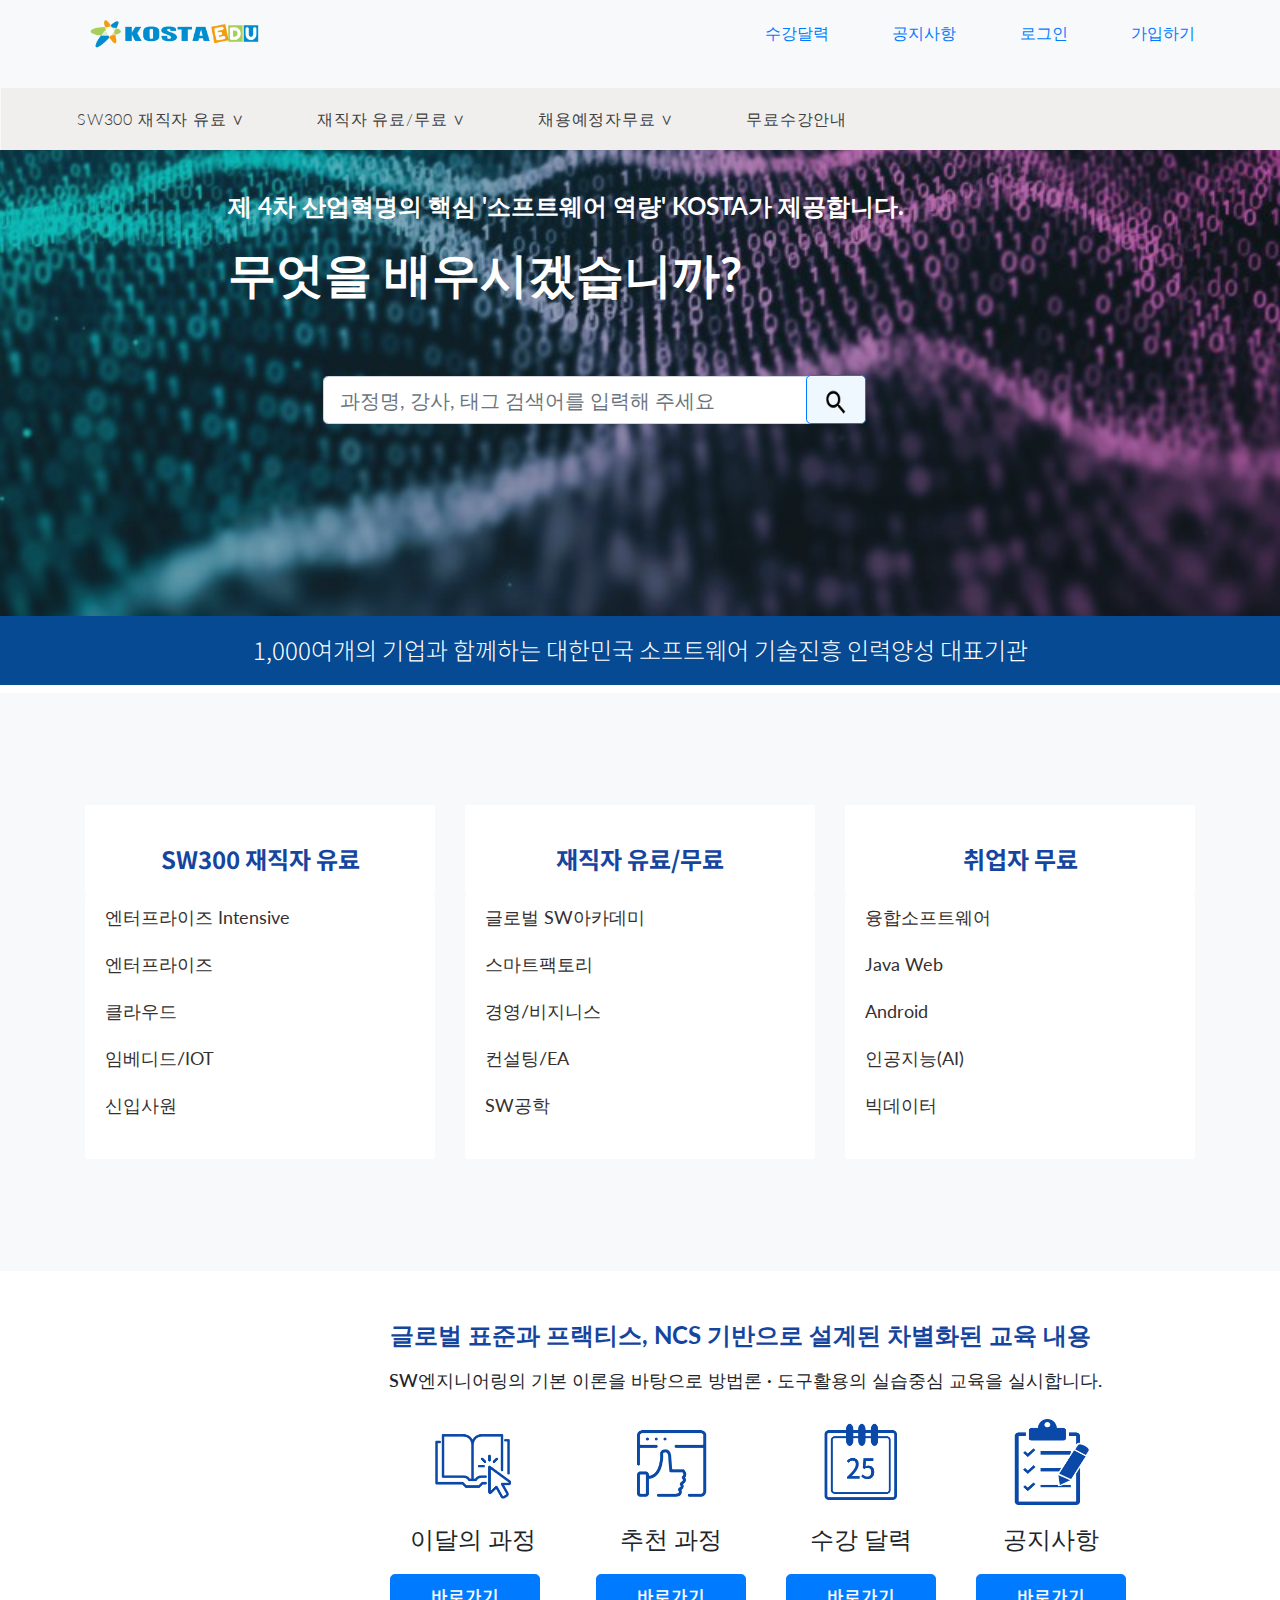
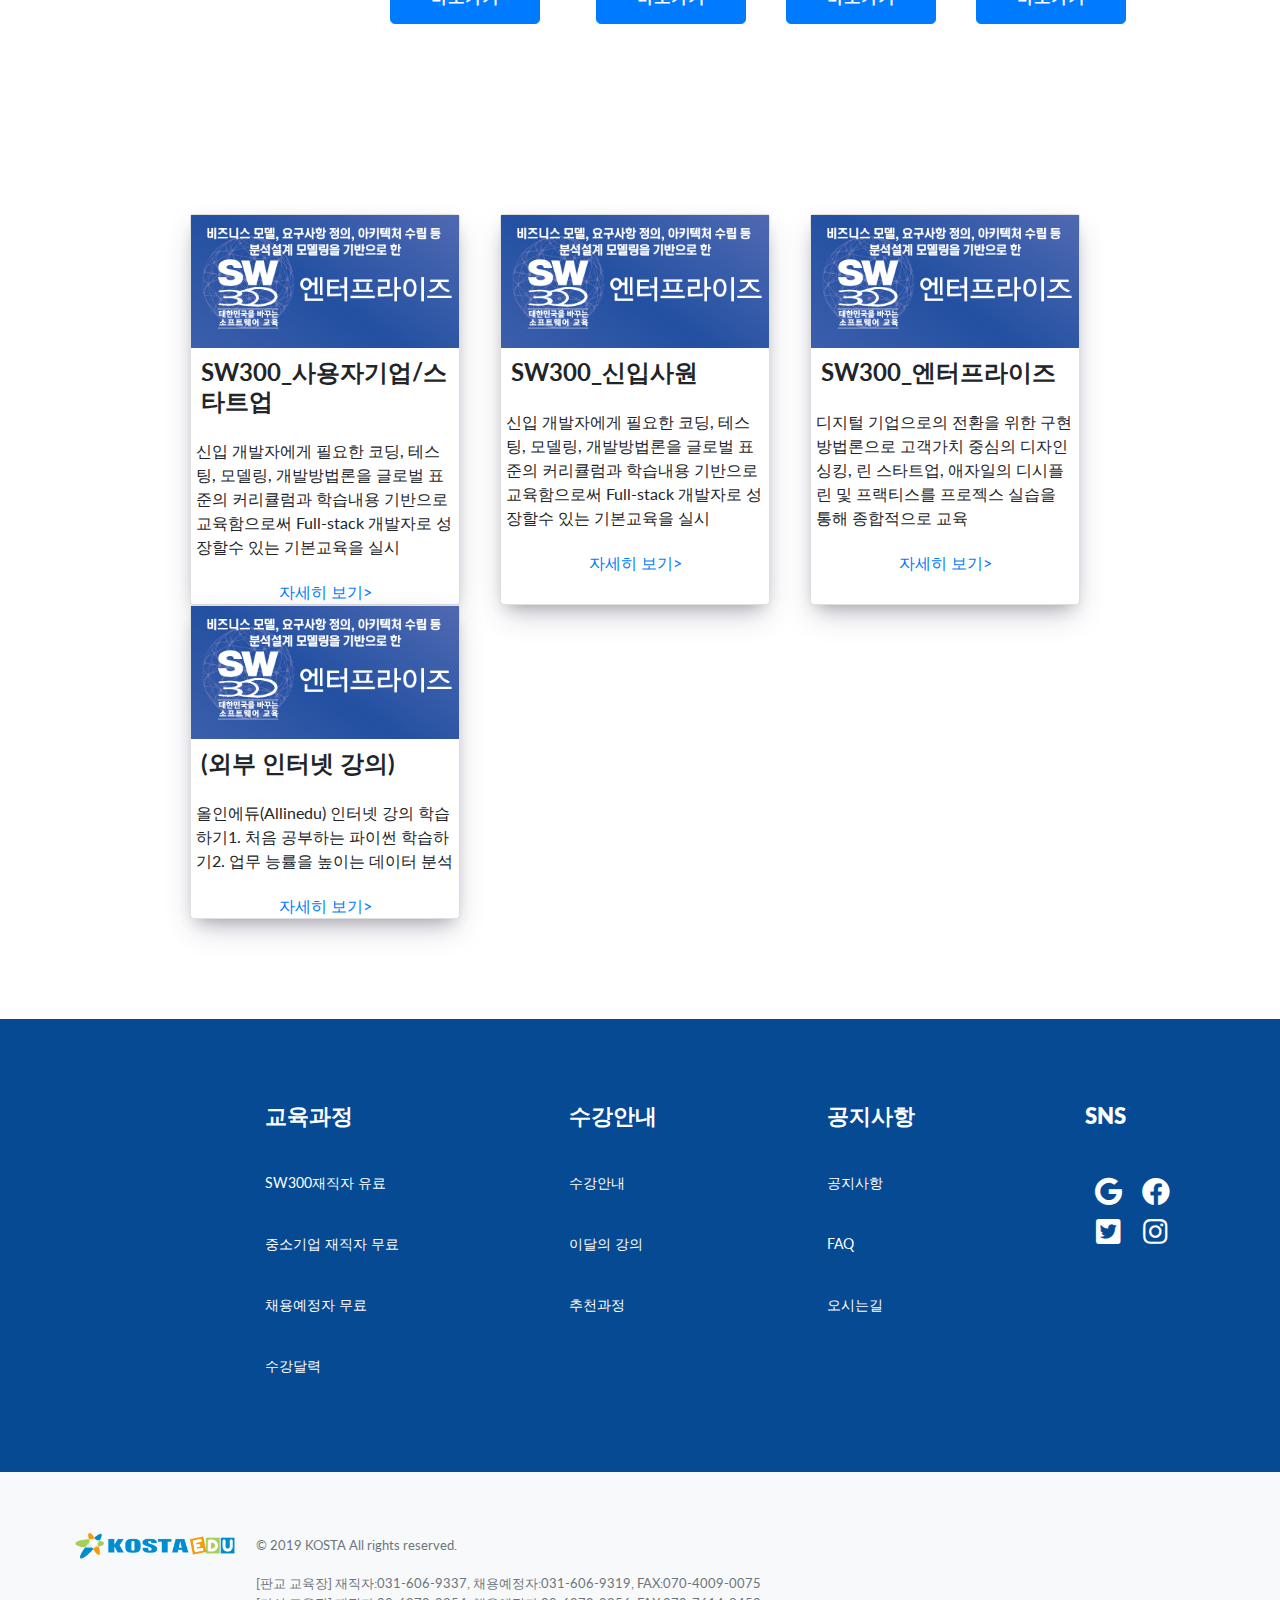
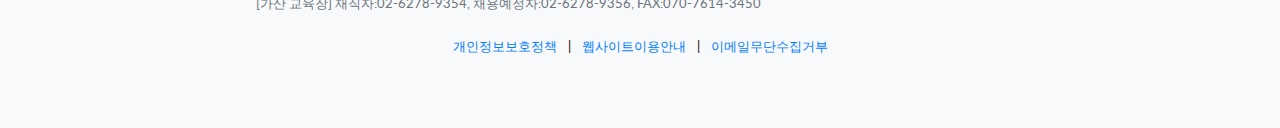
<file: index.html>
<!DOCTYPE html>
<html lang="en">
  <head>
    <meta charset="utf-8" />
    <meta
      name="viewport"
      content="width=device-width, initial-scale=1, shrink-to-fit=no"
    />
    <meta name="description" content="" />
    <meta name="author" content="" />

    <title>KOSTA EDU</title>

    <!-- Bootstrap core CSS -->
    <link href="vendor/bootstrap/css/bootstrap.min.css" rel="stylesheet" />

    <!-- Custom fonts for this template -->
    <link href="vendor/fontawesome-free/css/all.min.css" rel="stylesheet" />
    <link
      href="vendor/simple-line-icons/css/simple-line-icons.css"
      rel="stylesheet"
      type="text/css"
    />
    <link
      href="https://fonts.googleapis.com/css?family=Lato:300,400,700,300italic,400italic,700italic"
      rel="stylesheet"
      type="text/css"
    />

    <link
      href="https://fonts.googleapis.com/css2?family=Noto+Sans+KR:wght@100;300;400;500;700;900&display=swap"
      rel="stylesheet"
    />

    <link
    rel="stylesheet"
    href="https://cdnjs.cloudflare.com/ajax/libs/font-awesome/5.8.2/css/all.min.css"
  />

    <link rel="shortcu icon" href="./img/favicon.ico">

    <!-- Custom styles for this template -->
    <link href="css/landing-page.min.css" rel="stylesheet" />
    <link href="css/kosta.css" rel="stylesheet"/>
  </head>

  <body>
    <!-- Navigation -->
    <nav class="navbar navbar-light bg-light static-top">
      <div class="container">
        <a class="navbar-brand" href="./index.html"
          ><img src="./img/kosta2.png" width="30%"
        /></a>
        <a class="nav_button" href="calender.html">수강달력</a>
        <a class="nav_button" href="#">공지사항</a>
        <a class="nav_button" href="#">로그인</a>
        <a class="nav_button" href="#">가입하기</a>
      </div>
      <div class="row">
        <div class="pull-left">
          <ul id="main-menu">
            <li><a href="#">SW300 재직자 유료 ∨</a>
            <ul id="sub-menu">
            <li><a href="#">엔터프라이즈</a></li>
            <li><a href="#">클라우드</a></li>
            <li><a href="#">임베디드</a></li>
            <li><a href="#">IoT신입사원</a></li>
            </ul>
          </li>
            <li><a href="#">재직자 유료/무료 ∨</a>
            <ul id="sub-menu">
            <li><a href="#">SW아카데미</a></li>
            <li><a href="#">스마트팩토리</a></li>
            <li><a href="#">경영</a></li>
            <li><a href="#">비지니스컨설팅</a></li>
            </ul>
          </li>
            <li><a href="#">채용예정자무료 ∨</a>
            <ul id="sub-menu">
            <li><a href="#">Java</a></li>
            <li><a href="#">WebAndroid</a></li>
            <li><a href="#">사물인터넷</a></li>
            <li><a href="#">인공지능</a></li>
            </ul>
          </li>
        <li><a href="#">무료수강안내</a></li>
      </ul>
        </div>

      </div>
    </nav>

             





    <!-- Masthead -->
    <header class="masthead text-white text-center">
      <div class="overlay"></div>
      <div class="container">
        <div class="row">
          <div class="col-xl-9 mx-auto">
            <h4 class="mb-4" style="text-align: left; margin-bottom: 50px;">
              제 4차 산업혁명의 핵심 '소프트웨어 역량' KOSTA가 제공합니다.
            </h4>
            <h1 class="mb-4" style="text-align: left;">
              무엇을 배우시겠습니까?
            </h1>
          </div>
          <div class="col-md-10 col-lg-8 col-xl-7 mx-auto">
            <form>
              <div class="form-row">
                <div class="col-12 col-md-9 mb-2 mb-md-0">
                  <input
                    type="email"
                    class="form-control form-control-lg"
                    style="width: 110%; margin-top: 50px;"
                    placeholder="과정명, 강사, 태그 검색어를 입력해 주세요"
                  />
                </div>
                <div class="col-12 col-md-3">
                  <button
                    type="submit"
                    class="btn btn-block btn-lg btn-primary"
                    style="
                      width: 60px;
                      height: 49px;
                      background-color: aliceblue;
                      margin-top: 49px;
                    "
                  >
                    <img
                      src="img/baseline_search_black_18dp.png"
                      width="100%"
                      height="100%"
                    />
                  </button>
                </div>
              </div>
            </form>
          </div>
        </div>
      </div>
    </header>
    <div>
      <h4
        style="
          margin-top: 0px;
          background-color: #064A93;
          text-align: center;
          padding: 20px 0 20px 0;
          color: white;
          font-weight: 300;
          font-size: 24;
          font-family: 'Noto Sans KR', sans-serif;
        "
      >
        1,000여개의 기업과 함께하는 대한민국 소프트웨어 기술진흥 인력양성
        대표기관
      </h4>
    </div>
    <!-- Icons Grid -->
    <section class="features-icons bg-light text-center">
      <div class="container">
        <div class="row">
          <div class="col-lg-4 box-shadow">
            <h3 class="little_title">SW300 재직자 유료</h3>
            <ul class="list-group">
              <li class="list-group-item">
                <a href="#">엔터프라이즈 Intensive</a>
              </li>
              <li class="list-group-item"><a href="#">엔터프라이즈</a></li>
              <li class="list-group-item"><a href="#">클라우드</a></li>
              <li class="list-group-item"><a href="#">임베디드/IOT</a></li>
              <li class="list-group-item"><a href="#">신입사원</a></li>
            </ul>
          </div>
          <div class="col-lg-4 box-shadow">
            <h3 class="little_title">재직자 유료/무료</h3>

            <ul class="list-group">
              <li class="list-group-item">
                <a href="#">글로벌 SW아카데미</a>
              </li>
              <li class="list-group-item"><a href="#">스마트팩토리</a></li>
              <li class="list-group-item"><a href="#">경영/비지니스</a></li>
              <li class="list-group-item"><a href="#">컨설팅/EA</a></li>
              <li class="list-group-item"><a href="#">SW공학</a></li>
            </ul>
          </div>
          <div class="col-lg-4 box-shadow">
            <h3 class="little_title">취업자 무료</h3>
            <ul class="list-group">
              <li class="list-group-item">
                <a href="#">융합소프트웨어</a>
              </li>
              <li class="list-group-item"><a href="#">Java Web</a></li>
              <li class="list-group-item"><a href="#">Android</a></li>
              <li class="list-group-item"><a href="#">인공지능(AI)</a></li>
              <li class="list-group-item"><a href="#">빅데이터</a></li>
            </ul>
          </div>
        </div>
      </div>
    </section>

    <div class="container bg-white bg-light">
      <div class="row">
        <div class="col-md-10 col-md-offset-1 text-center">
          <h3 class="main-text">
            글로벌 표준과 프랙티스, NCS 기반으로 설계된 차별화된 교육 내용
          </h3>
          <h4 class="sub-text">
            SW엔지니어링의 기본 이론을 바탕으로 방법론 · 도구활용의 실습중심
            교육을 실시합니다.
          </h4>
        </div>
      </div>
      <div class="row kt-mb-41 kt-mt-22 row4">
        <div class="text-center kt-mb-10 short-cut">
          <img src="./img/main_monthly.png" height="86px" />
          <h4 class="font-light text-center ncs-title-text">이달의 과정</h4>
          <a href="#" class="btn btn-block btn-lg btn-primary btn-go"
            >바로가기</a
          >
        </div>
        <div class="text-center kt-mb-10 short-cut">
          <img src="./img/main_recomm.png" height="86px" />
          <h4 class="font-light text-center ncs-title-text">추천 과정</h4>
          <a href="#" class="btn btn-block btn-lg btn-primary btn-go"
            >바로가기</a
          >
        </div>
        <div class="text-center kt-mb-10 short-cut">
          <img src="./img/main_calendar.png" height="86px" />
          <h4 class="font-light text-center ncs-title-text">수강 달력</h4>
          <a href="#" class="btn btn-block btn-lg btn-primary btn-go"
            >바로가기</a
          >
        </div>
        <div class="text-center kt-mb-10 short-cut">
          <img src="./img/main_inform.png" height="86px" />
          <h4 class="font-light text-center ncs-title-text">공지사항</h4>
          <a href="#" class="btn btn-block btn-lg btn-primary btn-go"
            >바로가기</a
          >
        </div>
      </div>
    </div>

    <div class="row cardbox">
      <div class="card">
        <img src="img/banner.png">
        <h4 style="padding:10px">SW300_사용자기업/스타트업</h4>
        <p style="padding:5px">
          신입 개발자에게 필요한 코딩, 테스팅, 모델링, 개발방법론을 글로벌 표준의 커리큘럼과 학습내용 기반으로 교육함으로써 Full-stack 개발자로 성장할수 있는 기본교육을 실시
        </p>
        <a href = "#" style="text-align: center;">자세히 보기></a>
      </div>
      
      <div class="card">
        <img src="img/banner.png">
        <h4 style="padding:10px">SW300_신입사원</h4>
        <p style="padding:5px">
          신입 개발자에게 필요한 코딩, 테스팅, 모델링, 개발방법론을 글로벌 표준의 커리큘럼과 학습내용 기반으로 교육함으로써 Full-stack 개발자로 성장할수 있는 기본교육을 실시
        </p>
        <a href = "#" style="text-align: center;">자세히 보기></a>
      </div>
      
      <div class="card">
        <img src="img/banner.png">
        <h4 style="padding:10px">SW300_엔터프라이즈</h4>
        <p style="padding:5px">
          디지털 기업으로의 전환을 위한 구현 방법론으로 고객가치 중심의 디자인싱킹, 린 스타트업, 애자일의 디시플린 및 프랙티스를 프로젝스 실습을 통해 종합적으로 교육
        </p>
        <a href = "#" style="text-align: center;">자세히 보기></a>
      </div>
      
      <div class="card">
        <img src="img/banner.png">
        <h4 style="padding:10px">(외부 인터넷 강의)</h4>
        <p style="padding:5px">
          올인에듀(Allinedu) 인터넷 강의 학습하기1. 처음 공부하는 파이썬 학습하기2. 업무 능률을 높이는 데이터 분석
        </p>
        <a href = "#" style="text-align: center;">자세히 보기></a>
      </div>
      </div>
    </div>

    <div class="footer" style="background-color: #064A93;
     width: 100%;
     padding: 40px 0 40px 0;
     ">
     <div class="row">
       <ul class= "footer_list">
         <li>
            교육과정
         </li>
         <li>
          <a href="#">SW300재직자 유료</a>
         </li>
         <li>
          <a href="#">중소기업 재직자 무료</a>
         </li>
         <li>
          <a href="#">채용예정자 무료</a>
         </li>
         <li>
          <a href="#">수강달력</a>
         </li>
       </ul>
       <ul class= "footer_list">
        <li>
           수강안내
        </li>
        <li>
          <a href="#">수강안내</a>
        </li>
        <li>
          <a href="#">이달의 강의</a>
        </li>
        <li>
          <a href="#">추천과정</a>
        </li>
      </ul>
      <ul class= "footer_list">
        <li>
          공지사항
        </li>
        <li>
          <a href="#">공지사항</a>
        </li>
        <li>
          <a href="#">FAQ</a>
        </li>
        <li>
          <a href="#">오시는길</a>
        </li>
      </ul>

      <ul class= "footer_list">
        <li>
          SNS
        </li>
        <li>
          <table>
            <tr>
              <td>
                <a href="#"><i class="fab fa-google fa-2x fa-fw"></i></a>
                
              </td>
              <td>
                <a href="#"><i class="fab fa-facebook fa-2x fa-fw"></i></a>
                
              </td>
            </tr>
            <tr>
              <td>
                <a href="#">
                <i class="fab fa-twitter-square fa-2x fa-fw"></i>
                </a>
              </td>
              <td>
                <a href="#"><i class="fab fa-instagram fa-2x fa-fw"></i></a>
                
              </td>
            </tr>
          </table>
        </li>
      </ul>
     </div>

    </div>

    <!-- Footer -->
    <footer class="footer bg-light">
      <div class="container">
        <div class="row">
          <img
            src="img/kosta2.png"
            width="15%"
            height="15%"
            style="display: inline; position: relative; top: -10px;"
          />
          <div class="col-lg-6 h-100 text-center text-lg-left my-auto">
            <p class="text-muted small mb-4 mb-lg-0">
              &copy; 2019 KOSTA All rights reserved. <br /><br />
              [판교 교육장] 재직자:031-606-9337, 채용예정자:031-606-9319,
              FAX:070-4009-0075
              <br />[가산 교육장] 재직자:02-6278-9354, 채용예정자:02-6278-9356,
              FAX:070-7614-3450
            </p>
            <br>
          </div>
        </div>

        
        <div class="privacy">
          <ul class="list-inline mb-2">
            <li class="list-inline-item">
              <a href="#">개인정보보호정책</a>
            </li>
            <li class="list-inline-item">|</li>
            <li class="list-inline-item">
              <a href="#">웹사이트이용안내 </a>
            </li>
            <li class="list-inline-item">|</li>
            <li class="list-inline-item">
              <a href="#">이메일무단수집거부</a>
            </li>
          </ul>
        </div>
    </footer>

    <!-- Bootstrap core JavaScript -->
    <script src="vendor/jquery/jquery.min.js"></script>
    <script src="vendor/bootstrap/js/bootstrap.bundle.min.js"></script>
  </body>
</html>
</file>
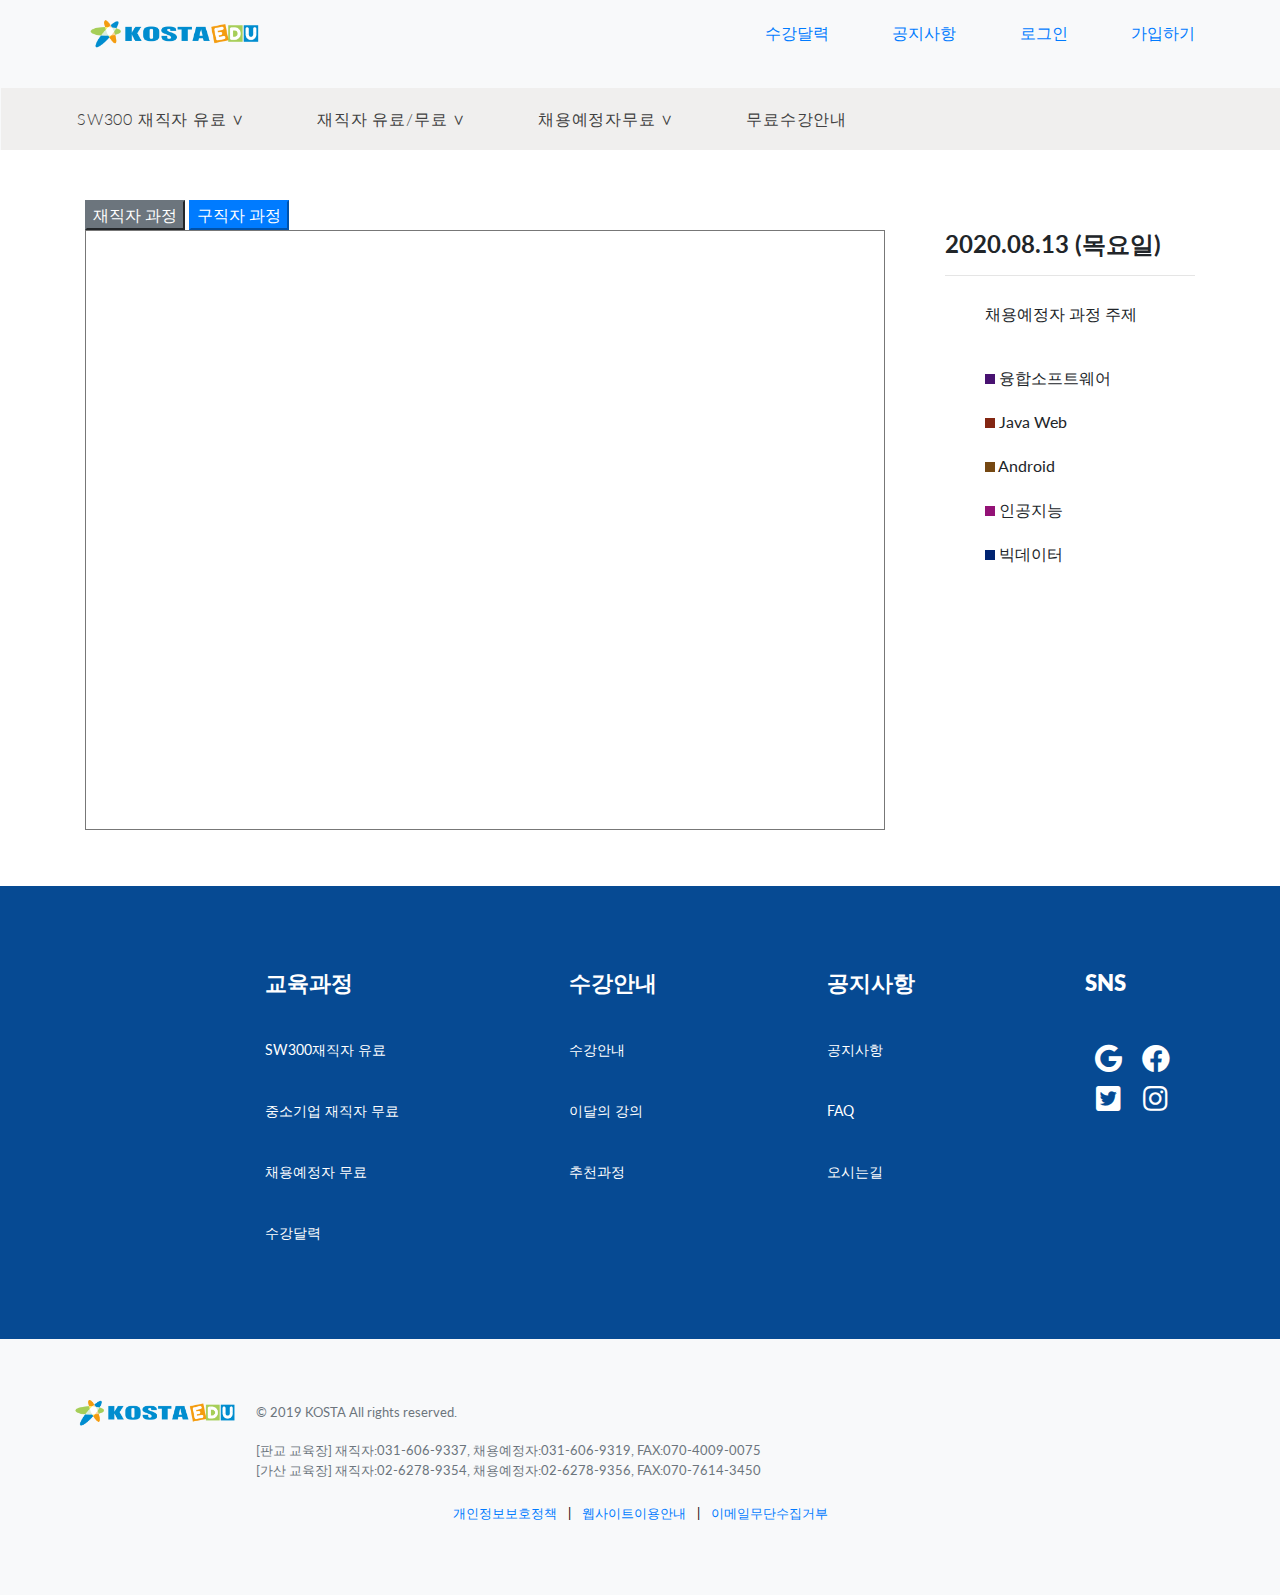
<file: calender.html>
<!DOCTYPE html>
<html lang="en">
  <head>
    <meta charset="utf-8" />
    <meta
      name="viewport"
      content="width=device-width, initial-scale=1, shrink-to-fit=no"
    />
    <meta name="description" content="" />
    <meta name="author" content="" />

    <title>KOSTA EDU</title>

    <!-- Bootstrap core CSS -->
    <link href="vendor/bootstrap/css/bootstrap.min.css" rel="stylesheet" />

    <!-- Custom fonts for this template -->
    <link href="vendor/fontawesome-free/css/all.min.css" rel="stylesheet" />
    <link
      href="vendor/simple-line-icons/css/simple-line-icons.css"
      rel="stylesheet"
      type="text/css"
    />
    <link
      href="https://fonts.googleapis.com/css?family=Lato:300,400,700,300italic,400italic,700italic"
      rel="stylesheet"
      type="text/css"
    />

    <link
      href="https://fonts.googleapis.com/css2?family=Noto+Sans+KR:wght@100;300;400;500;700;900&display=swap"
      rel="stylesheet"
    />

    <link
    rel="stylesheet"
    href="https://cdnjs.cloudflare.com/ajax/libs/font-awesome/5.8.2/css/all.min.css"
  />

    <link rel="shortcu icon" href="./img/favicon.ico">

    <!-- Custom styles for this template -->
    <link href="css/landing-page.min.css" rel="stylesheet" />
    <link href="css/kosta.css" rel="stylesheet"/>
  </head>

  <body>
    <!-- Navigation -->
    <nav class="navbar navbar-light bg-light static-top">
      <div class="container">
        <a class="navbar-brand" href="./index.html"
          ><img src="./img/kosta2.png" width="30%"
        /></a>
        <a class="nav_button" href="calender.html">수강달력</a>
        <a class="nav_button" href="#">공지사항</a>
        <a class="nav_button" href="#">로그인</a>
        <a class="nav_button" href="#">가입하기</a>
      </div>
      <div class="row">
        <div class="pull-left">
          <ul id="main-menu">
            <li><a href="#">SW300 재직자 유료 ∨</a>
            <ul id="sub-menu">
            <li><a href="#">엔터프라이즈</a></li>
            <li><a href="#">클라우드</a></li>
            <li><a href="#">임베디드</a></li>
            <li><a href="#">IoT신입사원</a></li>
            </ul>
          </li>
            <li><a href="#">재직자 유료/무료 ∨</a>
            <ul id="sub-menu">
            <li><a href="#">SW아카데미</a></li>
            <li><a href="#">스마트팩토리</a></li>
            <li><a href="#">경영</a></li>
            <li><a href="#">비지니스컨설팅</a></li>
            </ul>
          </li>
            <li><a href="#">채용예정자무료 ∨</a>
            <ul id="sub-menu">
            <li><a href="#">Java</a></li>
            <li><a href="#">WebAndroid</a></li>
            <li><a href="#">사물인터넷</a></li>
            <li><a href="#">인공지능</a></li>
            </ul>
          </li>
        <li><a href="#">무료수강안내</a></li>
      </ul>
        </div>

      </div>
    </nav>


    <div class="container calender_main">
    <button class="btn-secondary">재직자 과정</button>
    <button class="btn-primary">구직자 과정</button><br>
    <iframe src="https://calendar.google.com/calendar/embed?height=600&amp;wkst=1&amp;bgcolor=%23ffffff&amp;ctz=Asia%2FSeoul&amp;src=YmR2a2c5YWNlbTYzNjlicDQ3YzU3M245cnNAZ3JvdXAuY2FsZW5kYXIuZ29vZ2xlLmNvbQ&amp;src=a28uc291dGhfa29yZWEjaG9saWRheUBncm91cC52LmNhbGVuZGFyLmdvb2dsZS5jb20&amp;color=%233F51B5&amp;color=%230B8043" style="border:solid 1px #777" width="800" height="600" frameborder="0" scrolling="no" margin-top:10px></iframe>
    <aside>
    <div class="aside_box">
      <h4>2020.08.13 (목요일)</h4>
      <hr>
      <ul>
      <li>
      채용예정자 과정 주제
      </li>
      <li>
      </li>
      <li>
      <span style="width:10px;height:10px;background:#481271;display:inline-block;"> </span>
      융합소프트웨어
      </li>
      <li>
      <span style="width:10px;height:10px;background:#832612;display:inline-block;"> </span>
      Java Web
      </li>
      <li>
      <span style="width:10px;height:10px;background:#754812;display:inline-block;"> </span>
      Android
      </li>
      <li>
      <span style="width:10px;height:10px;background:#931276;display:inline-block;"> </span>
      인공지능
      </li>
      <li>
      <span style="width:10px;height:10px;background:#002371;display:inline-block;"> </span>
      빅데이터
      </li>
      </ul>
      </div>
    </aside>
    </div>

    
    <div class="footer" style="background-color: #064A93;
     width: 100%;
     padding: 40px 0 40px 0;
     ">
     <div class="row">
       <ul class= "footer_list">
         <li>
            교육과정
         </li>
         <li>
          <a href="#">SW300재직자 유료</a>
         </li>
         <li>
          <a href="#">중소기업 재직자 무료</a>
         </li>
         <li>
          <a href="#">채용예정자 무료</a>
         </li>
         <li>
          <a href="#">수강달력</a>
         </li>
       </ul>
       <ul class= "footer_list">
        <li>
           수강안내
        </li>
        <li>
          <a href="#">수강안내</a>
        </li>
        <li>
          <a href="#">이달의 강의</a>
        </li>
        <li>
          <a href="#">추천과정</a>
        </li>
      </ul>
      <ul class= "footer_list">
        <li>
          공지사항
        </li>
        <li>
          <a href="#">공지사항</a>
        </li>
        <li>
          <a href="#">FAQ</a>
        </li>
        <li>
          <a href="#">오시는길</a>
        </li>
      </ul>

      <ul class= "footer_list">
        <li>
          SNS
        </li>
        <li>
          <table>
            <tr>
              <td>
                <a href="#"><i class="fab fa-google fa-2x fa-fw"></i></a>
                
              </td>
              <td>
                <a href="#"><i class="fab fa-facebook fa-2x fa-fw"></i></a>
                
              </td>
            </tr>
            <tr>
              <td>
                <a href="#">
                <i class="fab fa-twitter-square fa-2x fa-fw"></i>
                </a>
              </td>
              <td>
                <a href="#"><i class="fab fa-instagram fa-2x fa-fw"></i></a>
                
              </td>
            </tr>
          </table>
        </li>
      </ul>
     </div>

    </div>

    <!-- Footer -->
    <footer class="footer bg-light">
      <div class="container">
        <div class="row">
          <img
            src="img/kosta2.png"
            width="15%"
            height="15%"
            style="display: inline; position: relative; top: -10px;"
          />
          <div class="col-lg-6 h-100 text-center text-lg-left my-auto">
            <p class="text-muted small mb-4 mb-lg-0">
              &copy; 2019 KOSTA All rights reserved. <br /><br />
              [판교 교육장] 재직자:031-606-9337, 채용예정자:031-606-9319,
              FAX:070-4009-0075
              <br />[가산 교육장] 재직자:02-6278-9354, 채용예정자:02-6278-9356,
              FAX:070-7614-3450
            </p>
            <br>
          </div>
        </div>

        
        <div class="privacy">
          <ul class="list-inline mb-2">
            <li class="list-inline-item">
              <a href="#">개인정보보호정책</a>
            </li>
            <li class="list-inline-item">|</li>
            <li class="list-inline-item">
              <a href="#">웹사이트이용안내 </a>
            </li>
            <li class="list-inline-item">|</li>
            <li class="list-inline-item">
              <a href="#">이메일무단수집거부</a>
            </li>
          </ul>
        </div>
    </footer>

    <!-- Bootstrap core JavaScript -->
    <script src="vendor/jquery/jquery.min.js"></script>
    <script src="vendor/bootstrap/js/bootstrap.bundle.min.js"></script>
  </body>
</html>
</file>
<file: vendor/simple-line-icons/css/simple-line-icons.css>
@font-face {
  font-family: 'simple-line-icons';
  src: url('../fonts/Simple-Line-Icons.eot?v=2.4.0');
  src: url('../fonts/Simple-Line-Icons.eot?v=2.4.0#iefix') format('embedded-opentype'), url('../fonts/Simple-Line-Icons.woff2?v=2.4.0') format('woff2'), url('../fonts/Simple-Line-Icons.ttf?v=2.4.0') format('truetype'), url('../fonts/Simple-Line-Icons.woff?v=2.4.0') format('woff'), url('../fonts/Simple-Line-Icons.svg?v=2.4.0#simple-line-icons') format('svg');
  font-weight: normal;
  font-style: normal;
}
/*
 Use the following CSS code if you want to have a class per icon.
 Instead of a list of all class selectors, you can use the generic [class*="icon-"] selector, but it's slower:
*/
.icon-user,
.icon-people,
.icon-user-female,
.icon-user-follow,
.icon-user-following,
.icon-user-unfollow,
.icon-login,
.icon-logout,
.icon-emotsmile,
.icon-phone,
.icon-call-end,
.icon-call-in,
.icon-call-out,
.icon-map,
.icon-location-pin,
.icon-direction,
.icon-directions,
.icon-compass,
.icon-layers,
.icon-menu,
.icon-list,
.icon-options-vertical,
.icon-options,
.icon-arrow-down,
.icon-arrow-left,
.icon-arrow-right,
.icon-arrow-up,
.icon-arrow-up-circle,
.icon-arrow-left-circle,
.icon-arrow-right-circle,
.icon-arrow-down-circle,
.icon-check,
.icon-clock,
.icon-plus,
.icon-minus,
.icon-close,
.icon-event,
.icon-exclamation,
.icon-organization,
.icon-trophy,
.icon-screen-smartphone,
.icon-screen-desktop,
.icon-plane,
.icon-notebook,
.icon-mustache,
.icon-mouse,
.icon-magnet,
.icon-energy,
.icon-disc,
.icon-cursor,
.icon-cursor-move,
.icon-crop,
.icon-chemistry,
.icon-speedometer,
.icon-shield,
.icon-screen-tablet,
.icon-magic-wand,
.icon-hourglass,
.icon-graduation,
.icon-ghost,
.icon-game-controller,
.icon-fire,
.icon-eyeglass,
.icon-envelope-open,
.icon-envelope-letter,
.icon-bell,
.icon-badge,
.icon-anchor,
.icon-wallet,
.icon-vector,
.icon-speech,
.icon-puzzle,
.icon-printer,
.icon-present,
.icon-playlist,
.icon-pin,
.icon-picture,
.icon-handbag,
.icon-globe-alt,
.icon-globe,
.icon-folder-alt,
.icon-folder,
.icon-film,
.icon-feed,
.icon-drop,
.icon-drawer,
.icon-docs,
.icon-doc,
.icon-diamond,
.icon-cup,
.icon-calculator,
.icon-bubbles,
.icon-briefcase,
.icon-book-open,
.icon-basket-loaded,
.icon-basket,
.icon-bag,
.icon-action-undo,
.icon-action-redo,
.icon-wrench,
.icon-umbrella,
.icon-trash,
.icon-tag,
.icon-support,
.icon-frame,
.icon-size-fullscreen,
.icon-size-actual,
.icon-shuffle,
.icon-share-alt,
.icon-share,
.icon-rocket,
.icon-question,
.icon-pie-chart,
.icon-pencil,
.icon-note,
.icon-loop,
.icon-home,
.icon-grid,
.icon-graph,
.icon-microphone,
.icon-music-tone-alt,
.icon-music-tone,
.icon-earphones-alt,
.icon-earphones,
.icon-equalizer,
.icon-like,
.icon-dislike,
.icon-control-start,
.icon-control-rewind,
.icon-control-play,
.icon-control-pause,
.icon-control-forward,
.icon-control-end,
.icon-volume-1,
.icon-volume-2,
.icon-volume-off,
.icon-calendar,
.icon-bulb,
.icon-chart,
.icon-ban,
.icon-bubble,
.icon-camrecorder,
.icon-camera,
.icon-cloud-download,
.icon-cloud-upload,
.icon-envelope,
.icon-eye,
.icon-flag,
.icon-heart,
.icon-info,
.icon-key,
.icon-link,
.icon-lock,
.icon-lock-open,
.icon-magnifier,
.icon-magnifier-add,
.icon-magnifier-remove,
.icon-paper-clip,
.icon-paper-plane,
.icon-power,
.icon-refresh,
.icon-reload,
.icon-settings,
.icon-star,
.icon-symbol-female,
.icon-symbol-male,
.icon-target,
.icon-credit-card,
.icon-paypal,
.icon-social-tumblr,
.icon-social-twitter,
.icon-social-facebook,
.icon-social-instagram,
.icon-social-linkedin,
.icon-social-pinterest,
.icon-social-github,
.icon-social-google,
.icon-social-reddit,
.icon-social-skype,
.icon-social-dribbble,
.icon-social-behance,
.icon-social-foursqare,
.icon-social-soundcloud,
.icon-social-spotify,
.icon-social-stumbleupon,
.icon-social-youtube,
.icon-social-dropbox,
.icon-social-vkontakte,
.icon-social-steam {
  font-family: 'simple-line-icons';
  speak: none;
  font-style: normal;
  font-weight: normal;
  font-variant: normal;
  text-transform: none;
  line-height: 1;
  /* Better Font Rendering =========== */
  -webkit-font-smoothing: antialiased;
  -moz-osx-font-smoothing: grayscale;
}
.icon-user:before {
  content: "\e005";
}
.icon-people:before {
  content: "\e001";
}
.icon-user-female:before {
  content: "\e000";
}
.icon-user-follow:before {
  content: "\e002";
}
.icon-user-following:before {
  content: "\e003";
}
.icon-user-unfollow:before {
  content: "\e004";
}
.icon-login:before {
  content: "\e066";
}
.icon-logout:before {
  content: "\e065";
}
.icon-emotsmile:before {
  content: "\e021";
}
.icon-phone:before {
  content: "\e600";
}
.icon-call-end:before {
  content: "\e048";
}
.icon-call-in:before {
  content: "\e047";
}
.icon-call-out:before {
  content: "\e046";
}
.icon-map:before {
  content: "\e033";
}
.icon-location-pin:before {
  content: "\e096";
}
.icon-direction:before {
  content: "\e042";
}
.icon-directions:before {
  content: "\e041";
}
.icon-compass:before {
  content: "\e045";
}
.icon-layers:before {
  content: "\e034";
}
.icon-menu:before {
  content: "\e601";
}
.icon-list:before {
  content: "\e067";
}
.icon-options-vertical:before {
  content: "\e602";
}
.icon-options:before {
  content: "\e603";
}
.icon-arrow-down:before {
  content: "\e604";
}
.icon-arrow-left:before {
  content: "\e605";
}
.icon-arrow-right:before {
  content: "\e606";
}
.icon-arrow-up:before {
  content: "\e607";
}
.icon-arrow-up-circle:before {
  content: "\e078";
}
.icon-arrow-left-circle:before {
  content: "\e07a";
}
.icon-arrow-right-circle:before {
  content: "\e079";
}
.icon-arrow-down-circle:before {
  content: "\e07b";
}
.icon-check:before {
  content: "\e080";
}
.icon-clock:before {
  content: "\e081";
}
.icon-plus:before {
  content: "\e095";
}
.icon-minus:before {
  content: "\e615";
}
.icon-close:before {
  content: "\e082";
}
.icon-event:before {
  content: "\e619";
}
.icon-exclamation:before {
  content: "\e617";
}
.icon-organization:before {
  content: "\e616";
}
.icon-trophy:before {
  content: "\e006";
}
.icon-screen-smartphone:before {
  content: "\e010";
}
.icon-screen-desktop:before {
  content: "\e011";
}
.icon-plane:before {
  content: "\e012";
}
.icon-notebook:before {
  content: "\e013";
}
.icon-mustache:before {
  content: "\e014";
}
.icon-mouse:before {
  content: "\e015";
}
.icon-magnet:before {
  content: "\e016";
}
.icon-energy:before {
  content: "\e020";
}
.icon-disc:before {
  content: "\e022";
}
.icon-cursor:before {
  content: "\e06e";
}
.icon-cursor-move:before {
  content: "\e023";
}
.icon-crop:before {
  content: "\e024";
}
.icon-chemistry:before {
  content: "\e026";
}
.icon-speedometer:before {
  content: "\e007";
}
.icon-shield:before {
  content: "\e00e";
}
.icon-screen-tablet:before {
  content: "\e00f";
}
.icon-magic-wand:before {
  content: "\e017";
}
.icon-hourglass:before {
  content: "\e018";
}
.icon-graduation:before {
  content: "\e019";
}
.icon-ghost:before {
  content: "\e01a";
}
.icon-game-controller:before {
  content: "\e01b";
}
.icon-fire:before {
  content: "\e01c";
}
.icon-eyeglass:before {
  content: "\e01d";
}
.icon-envelope-open:before {
  content: "\e01e";
}
.icon-envelope-letter:before {
  content: "\e01f";
}
.icon-bell:before {
  content: "\e027";
}
.icon-badge:before {
  content: "\e028";
}
.icon-anchor:before {
  content: "\e029";
}
.icon-wallet:before {
  content: "\e02a";
}
.icon-vector:before {
  content: "\e02b";
}
.icon-speech:before {
  content: "\e02c";
}
.icon-puzzle:before {
  content: "\e02d";
}
.icon-printer:before {
  content: "\e02e";
}
.icon-present:before {
  content: "\e02f";
}
.icon-playlist:before {
  content: "\e030";
}
.icon-pin:before {
  content: "\e031";
}
.icon-picture:before {
  content: "\e032";
}
.icon-handbag:before {
  content: "\e035";
}
.icon-globe-alt:before {
  content: "\e036";
}
.icon-globe:before {
  content: "\e037";
}
.icon-folder-alt:before {
  content: "\e039";
}
.icon-folder:before {
  content: "\e089";
}
.icon-film:before {
  content: "\e03a";
}
.icon-feed:before {
  content: "\e03b";
}
.icon-drop:before {
  content: "\e03e";
}
.icon-drawer:before {
  content: "\e03f";
}
.icon-docs:before {
  content: "\e040";
}
.icon-doc:before {
  content: "\e085";
}
.icon-diamond:before {
  content: "\e043";
}
.icon-cup:before {
  content: "\e044";
}
.icon-calculator:before {
  content: "\e049";
}
.icon-bubbles:before {
  content: "\e04a";
}
.icon-briefcase:before {
  content: "\e04b";
}
.icon-book-open:before {
  content: "\e04c";
}
.icon-basket-loaded:before {
  content: "\e04d";
}
.icon-basket:before {
  content: "\e04e";
}
.icon-bag:before {
  content: "\e04f";
}
.icon-action-undo:before {
  content: "\e050";
}
.icon-action-redo:before {
  content: "\e051";
}
.icon-wrench:before {
  content: "\e052";
}
.icon-umbrella:before {
  content: "\e053";
}
.icon-trash:before {
  content: "\e054";
}
.icon-tag:before {
  content: "\e055";
}
.icon-support:before {
  content: "\e056";
}
.icon-frame:before {
  content: "\e038";
}
.icon-size-fullscreen:before {
  content: "\e057";
}
.icon-size-actual:before {
  content: "\e058";
}
.icon-shuffle:before {
  content: "\e059";
}
.icon-share-alt:before {
  content: "\e05a";
}
.icon-share:before {
  content: "\e05b";
}
.icon-rocket:before {
  content: "\e05c";
}
.icon-question:before {
  content: "\e05d";
}
.icon-pie-chart:before {
  content: "\e05e";
}
.icon-pencil:before {
  content: "\e05f";
}
.icon-note:before {
  content: "\e060";
}
.icon-loop:before {
  content: "\e064";
}
.icon-home:before {
  content: "\e069";
}
.icon-grid:before {
  content: "\e06a";
}
.icon-graph:before {
  content: "\e06b";
}
.icon-microphone:before {
  content: "\e063";
}
.icon-music-tone-alt:before {
  content: "\e061";
}
.icon-music-tone:before {
  content: "\e062";
}
.icon-earphones-alt:before {
  content: "\e03c";
}
.icon-earphones:before {
  content: "\e03d";
}
.icon-equalizer:before {
  content: "\e06c";
}
.icon-like:before {
  content: "\e068";
}
.icon-dislike:before {
  content: "\e06d";
}
.icon-control-start:before {
  content: "\e06f";
}
.icon-control-rewind:before {
  content: "\e070";
}
.icon-control-play:before {
  content: "\e071";
}
.icon-control-pause:before {
  content: "\e072";
}
.icon-control-forward:before {
  content: "\e073";
}
.icon-control-end:before {
  content: "\e074";
}
.icon-volume-1:before {
  content: "\e09f";
}
.icon-volume-2:before {
  content: "\e0a0";
}
.icon-volume-off:before {
  content: "\e0a1";
}
.icon-calendar:before {
  content: "\e075";
}
.icon-bulb:before {
  content: "\e076";
}
.icon-chart:before {
  content: "\e077";
}
.icon-ban:before {
  content: "\e07c";
}
.icon-bubble:before {
  content: "\e07d";
}
.icon-camrecorder:before {
  content: "\e07e";
}
.icon-camera:before {
  content: "\e07f";
}
.icon-cloud-download:before {
  content: "\e083";
}
.icon-cloud-upload:before {
  content: "\e084";
}
.icon-envelope:before {
  content: "\e086";
}
.icon-eye:before {
  content: "\e087";
}
.icon-flag:before {
  content: "\e088";
}
.icon-heart:before {
  content: "\e08a";
}
.icon-info:before {
  content: "\e08b";
}
.icon-key:before {
  content: "\e08c";
}
.icon-link:before {
  content: "\e08d";
}
.icon-lock:before {
  content: "\e08e";
}
.icon-lock-open:before {
  content: "\e08f";
}
.icon-magnifier:before {
  content: "\e090";
}
.icon-magnifier-add:before {
  content: "\e091";
}
.icon-magnifier-remove:before {
  content: "\e092";
}
.icon-paper-clip:before {
  content: "\e093";
}
.icon-paper-plane:before {
  content: "\e094";
}
.icon-power:before {
  content: "\e097";
}
.icon-refresh:before {
  content: "\e098";
}
.icon-reload:before {
  content: "\e099";
}
.icon-settings:before {
  content: "\e09a";
}
.icon-star:before {
  content: "\e09b";
}
.icon-symbol-female:before {
  content: "\e09c";
}
.icon-symbol-male:before {
  content: "\e09d";
}
.icon-target:before {
  content: "\e09e";
}
.icon-credit-card:before {
  content: "\e025";
}
.icon-paypal:before {
  content: "\e608";
}
.icon-social-tumblr:before {
  content: "\e00a";
}
.icon-social-twitter:before {
  content: "\e009";
}
.icon-social-facebook:before {
  content: "\e00b";
}
.icon-social-instagram:before {
  content: "\e609";
}
.icon-social-linkedin:before {
  content: "\e60a";
}
.icon-social-pinterest:before {
  content: "\e60b";
}
.icon-social-github:before {
  content: "\e60c";
}
.icon-social-google:before {
  content: "\e60d";
}
.icon-social-reddit:before {
  content: "\e60e";
}
.icon-social-skype:before {
  content: "\e60f";
}
.icon-social-dribbble:before {
  content: "\e00d";
}
.icon-social-behance:before {
  content: "\e610";
}
.icon-social-foursqare:before {
  content: "\e611";
}
.icon-social-soundcloud:before {
  content: "\e612";
}
.icon-social-spotify:before {
  content: "\e613";
}
.icon-social-stumbleupon:before {
  content: "\e614";
}
.icon-social-youtube:before {
  content: "\e008";
}
.icon-social-dropbox:before {
  content: "\e00c";
}
.icon-social-vkontakte:before {
  content: "\e618";
}
.icon-social-steam:before {
  content: "\e620";
}
</file>
<file: css/kosta.css>
.navbar {
    position: fixed;
    left: 0;
    top: 0;
    z-index: 10000;
    width: 100%;
  }
  .list-group {
    list-style-type: none;
  }
  .list-group-item {
    text-align: left;
    border: none;
    margin: 0px;
    padding: 10px;
    padding-left: 20px;
  }
  .list-group-item > a {
    color: rgb(53, 48, 48);

    font-size: 18px;
  }
  .list-group-item:last-child {
    padding-bottom: 40px;
  }

  .little_title {
    color: rgb(21, 69, 158);
    background-color: white;
    margin: 0;
    padding: 20px;
    padding-top: 40px;
    font-size: 1.5em;
    font-family: "Noto Sans KR", sans-serif;
  }

  .btn-go {
    width: 150px;
    height: 50px;
    font-size: 18px;
    font-weight: 500;
    font-family: "Noto Sans KR", sans-serif;
  }

  .bg-white {
    box-sizing: border-box;
    width: 1200px;
    padding: 50px;
    margin-bottom: 20px;
    margin-left: 260px;
    background-color: rgba(255, 255, 255, 0);
  }
  .short-cut {
    margin: 20px;
  }
  .ncs-title-text {
    margin-top: 20px;
    margin: 20px;
    font-weight: 500;
  }

  .text-center {
    text-align: center;
  }

  .main-text {
    font-weight: 700;
    font-size: 24px;
    color: rgb(21, 69, 158);
  }
  .sub-text {
    font-weight: 500;
    font-size: 18px;
    margin-top: 20px;
    margin-left: 10px;
  }
  .row4 {
    margin-left: 60px;
  }

  .privacy {
    font-size: small;
    color: black;
    text-align: center;
  }

  .cardbox {
    margin-left: 150px;
    margin-bottom: 100px;
    margin-top: 120px;
    background-color: white;
  }

  .card {
    width: 270px;
    margin-left: 40px;
    box-shadow: 0 13px 27px -5px rgba(50, 50, 93, 0.25), 0 8px 16px -8px rgba(0,0,0,0.3), 0 -6px 16px -6px rgba(0, 0, 0, 0.025);
  }
  
  .box-shadow {
    box-shadow: 0 0px 0px -5px rgba(50, 50, 93, 0.25);
  }
  .footer_list {
    list-style: none;
    font-size: 14px;
    margin-left: 50px;
  }

  .footer_list:first-child {
      margin-left: 200px;
  }
  .footer_list > li {
    margin: 40px;
  }
  .footer_list > li:first-child {
    color: white;
    font-size: 22px;
    font-weight: 800;
  }
  .footer_list > li > a {
    color: white;
  }
  @keyframes ColorAnimation {
      0% { color : white; }
      100% { color : rgba(238, 161, 17, 0.856); }
  }

  .fab:hover {
      animation-name : ColorAnimation; 
      animation-duration : 1s;
      animation-iteration-count : 1; 
  }

  .fab {
    color:white;
    margin:5px;
  }
  }
  #main-menu, #sub-menu {
    list-style-type: none;
  }

  #main-menu > li {
    float: left ;
    display: inline;
  }

  #main-menu > li > a {
    display: block;
    padding: 8px 16px;
    text-align: center;

  }

  #main-menu > li > a {
    font-size: 1rem;
    text-align: center;
    text-decoration: none;
    letter-spacing: 0.05em;
    display: block;
    padding: 12px 36px;
  }

  #sub-menu {
    position: absolute;
    opacity: 0;
    visibility: hidden;
    list-style-type: none;
  }

  @keyframes OpacityAnimation {
    0% { opacity: 0; }
    100% { opacity: 1; }
}
  #sub-menu > li {
    padding: 16px 28px;
    background-color: rgb(244, 245, 247);
  }

  #sub-menu > li > a {
    color: rgb(22, 20, 20);
  }

  #main-menu > li > a {
    color: rgb(65, 65, 65);
    font-weight: 300;
  }

  #main-menu > li:hover #sub-menu {
    animation-name : OpacityAnimation; 
    animation-duration : 1s;
    animation-iteration-count : 1; 
    visibility: visible;
  }

  .navbar {
    margin-bottom: 0px;
    padding-bottom: 0px;

  }

  .pull-left {
    margin-top: 30px;
    margin-bottom: 0px;
    width: 2000px;
    background-color: rgb(240, 239, 238);
    padding-top: 7px;
    padding-bottom: 7px;

  }

  .calender_main {
    margin-top: 200px;
    margin-bottom: 50px;
  }


  body > div > div.col-md-3.side-menu > div > div:nth-child(2) > ul > li {
      list-style-type: none;
  }

  aside { 
      width:250px; 
      height:100%; 
      float:right;
      margin-left: 15px; 
    }

    .aside_box > ul > li{
        list-style-type: none;
        padding: 10px 0px 10px;
    }
</file>
<file: css/landing-page.min.css>
/*!
 * Start Bootstrap - Landing Page v5.0.8 (https://startbootstrap.com/themes/landing-page)
 * Copyright 2013-2020 Start Bootstrap
 * Licensed under MIT (https://github.com/StartBootstrap/startbootstrap-landing-page/blob/master/LICENSE)
 */
body {
  font-family: Lato, "Helvetica Neue", Helvetica, Arial, sans-serif;
}
h1,
h2,
h3,
h4,
h5,
h6 {
  font-family: Lato, "Helvetica Neue", Helvetica, Arial, sans-serif;
  font-weight: 700;
}
header.masthead {
  position: relative;
  background-color: #343a40;
  background: url(../img/bg-masthead.jpg) no-repeat center center;
  background-size: cover;
  padding-top: 8rem;
  padding-bottom: 8rem;
}
header.masthead .overlay {
  position: absolute;
  background-color: #212529;
  height: 100%;
  width: 100%;
  top: 0;
  left: 0;
  opacity: 0.3;
}
header.masthead h1 {
  font-size: 2rem;
}
@media (min-width: 768px) {
  header.masthead {
    padding-top: 12rem;
    padding-bottom: 12rem;
  }
  header.masthead h1 {
    font-size: 3rem;
  }
}
.showcase .showcase-text {
  padding: 3rem;
}
.showcase .showcase-img {
  min-height: 30rem;
  background-size: cover;
}
@media (min-width: 768px) {
  .showcase .showcase-text {
    padding: 7rem;
  }
}
.features-icons {
  padding-top: 7rem;
  padding-bottom: 7rem;
}
.features-icons .features-icons-item {
  max-width: 20rem;
}
.features-icons .features-icons-item .features-icons-icon {
  height: 7rem;
}
.features-icons .features-icons-item .features-icons-icon i {
  font-size: 4.5rem;
}
.features-icons .features-icons-item:hover .features-icons-icon i {
  font-size: 5rem;
}
.testimonials {
  padding-top: 7rem;
  padding-bottom: 7rem;
}
.testimonials .testimonial-item {
  max-width: 18rem;
}
.testimonials .testimonial-item img {
  max-width: 12rem;
  box-shadow: 0 5px 5px 0 #adb5bd;
}
.call-to-action {
  position: relative;
  background-color: #343a40;
  background: url(../img/bg-masthead.jpg) no-repeat center center;
  background-size: cover;
  padding-top: 7rem;
  padding-bottom: 7rem;
}
.call-to-action .overlay {
  position: absolute;
  background-color: #212529;
  height: 100%;
  width: 100%;
  top: 0;
  left: 0;
  opacity: 0.3;
}
footer.footer {
  padding-top: 4rem;
  padding-bottom: 4rem;
}
</file>
